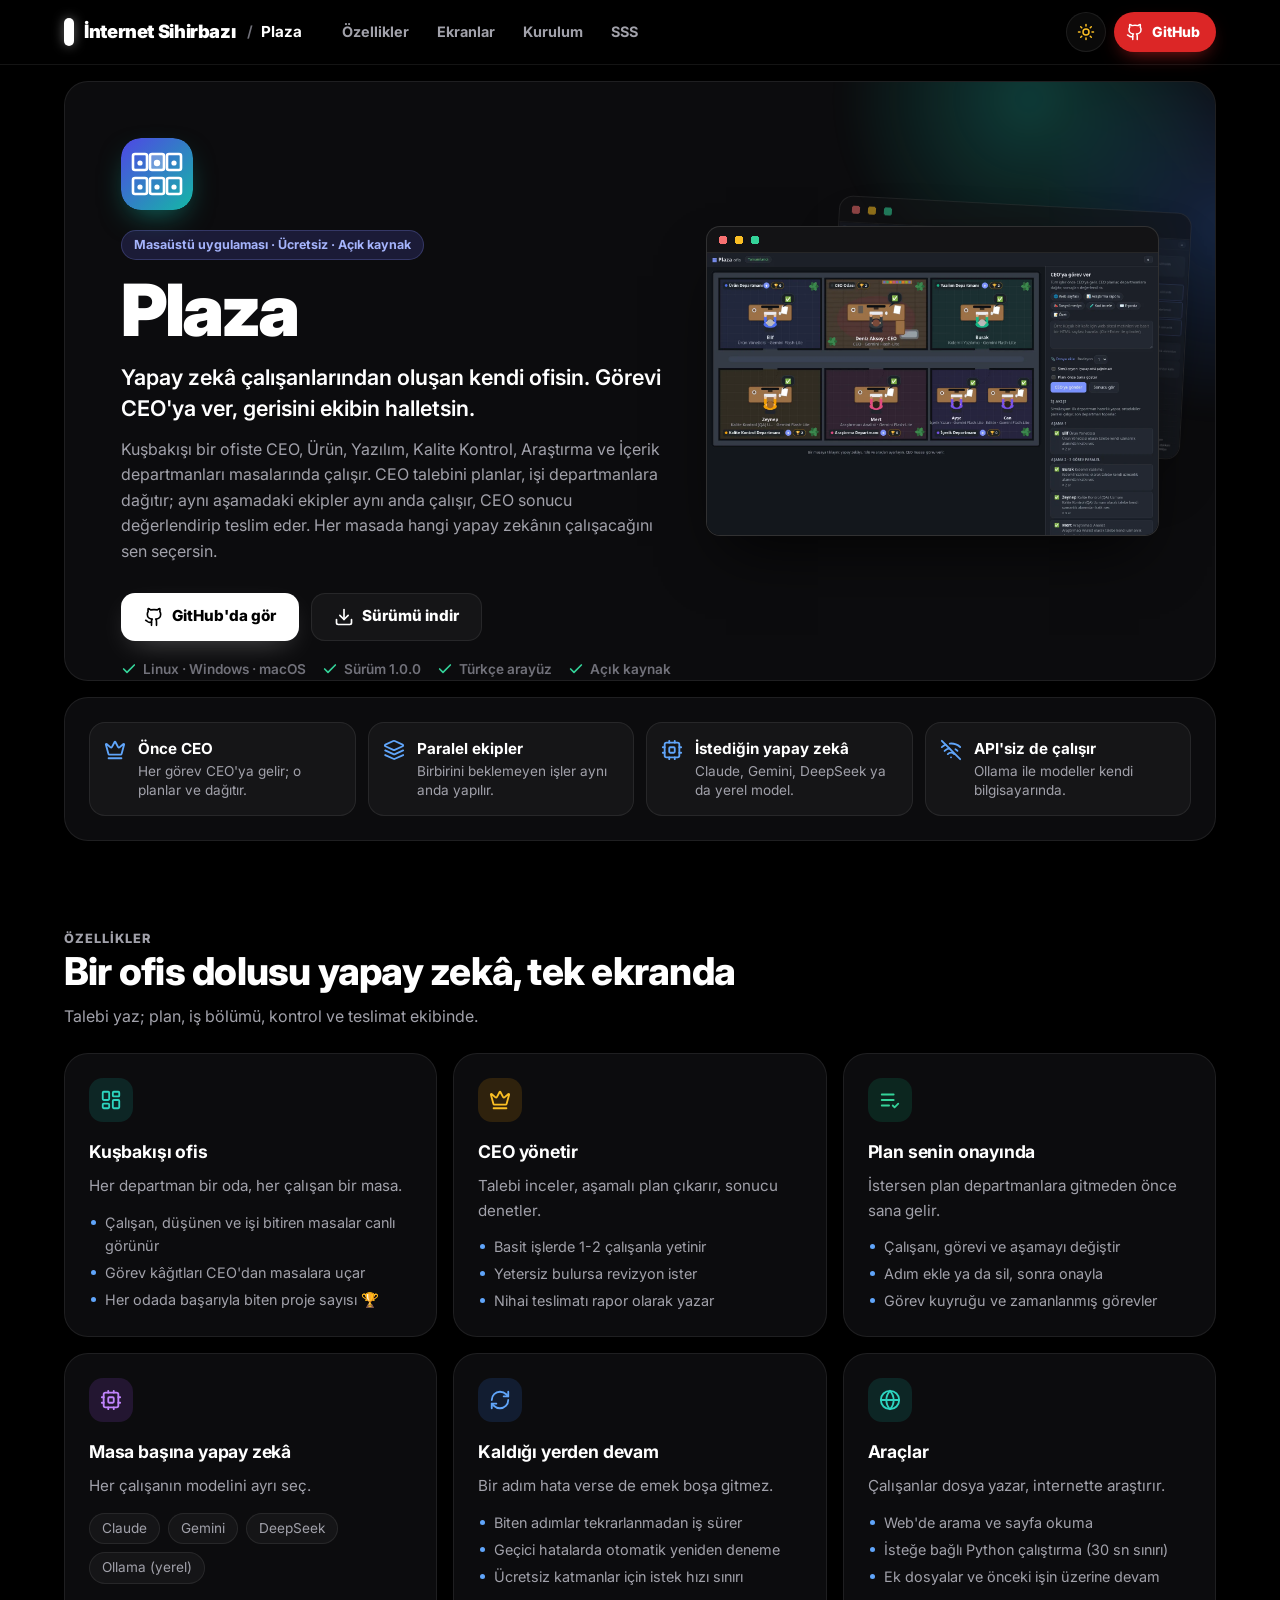
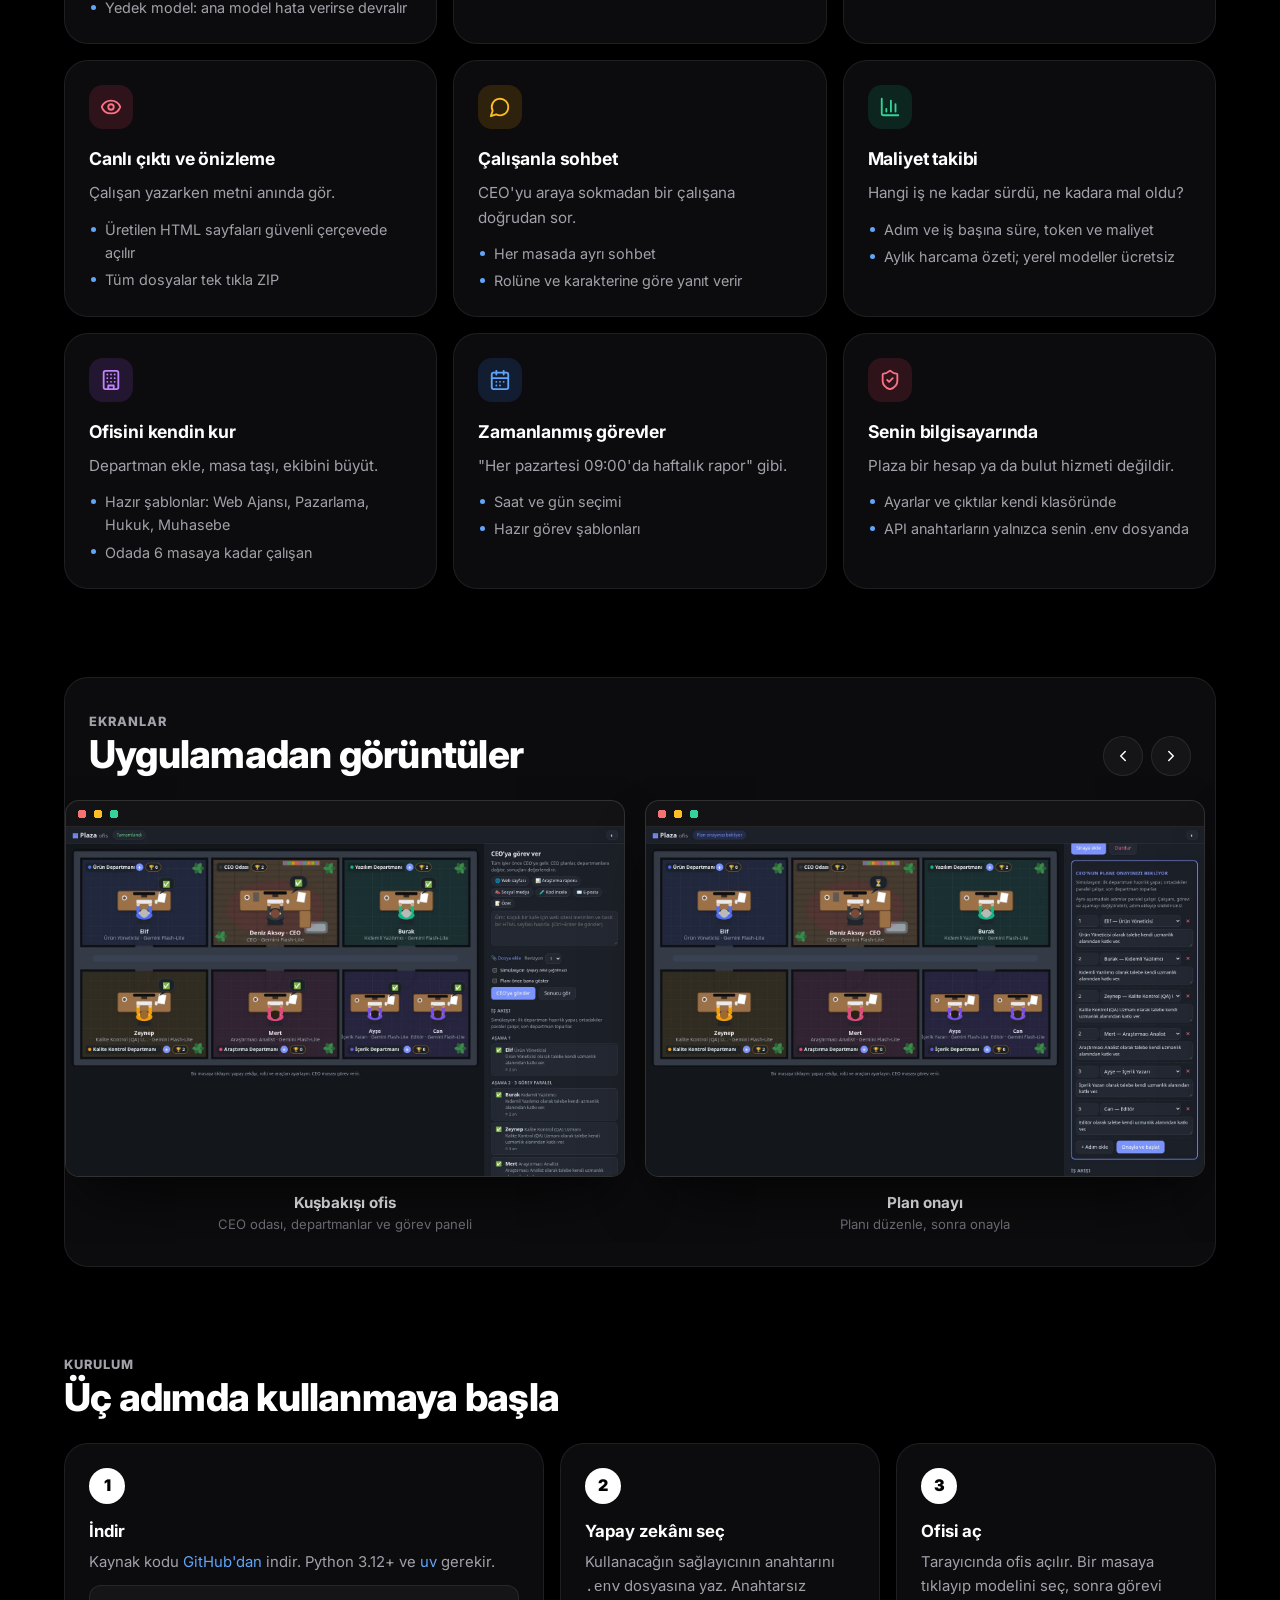
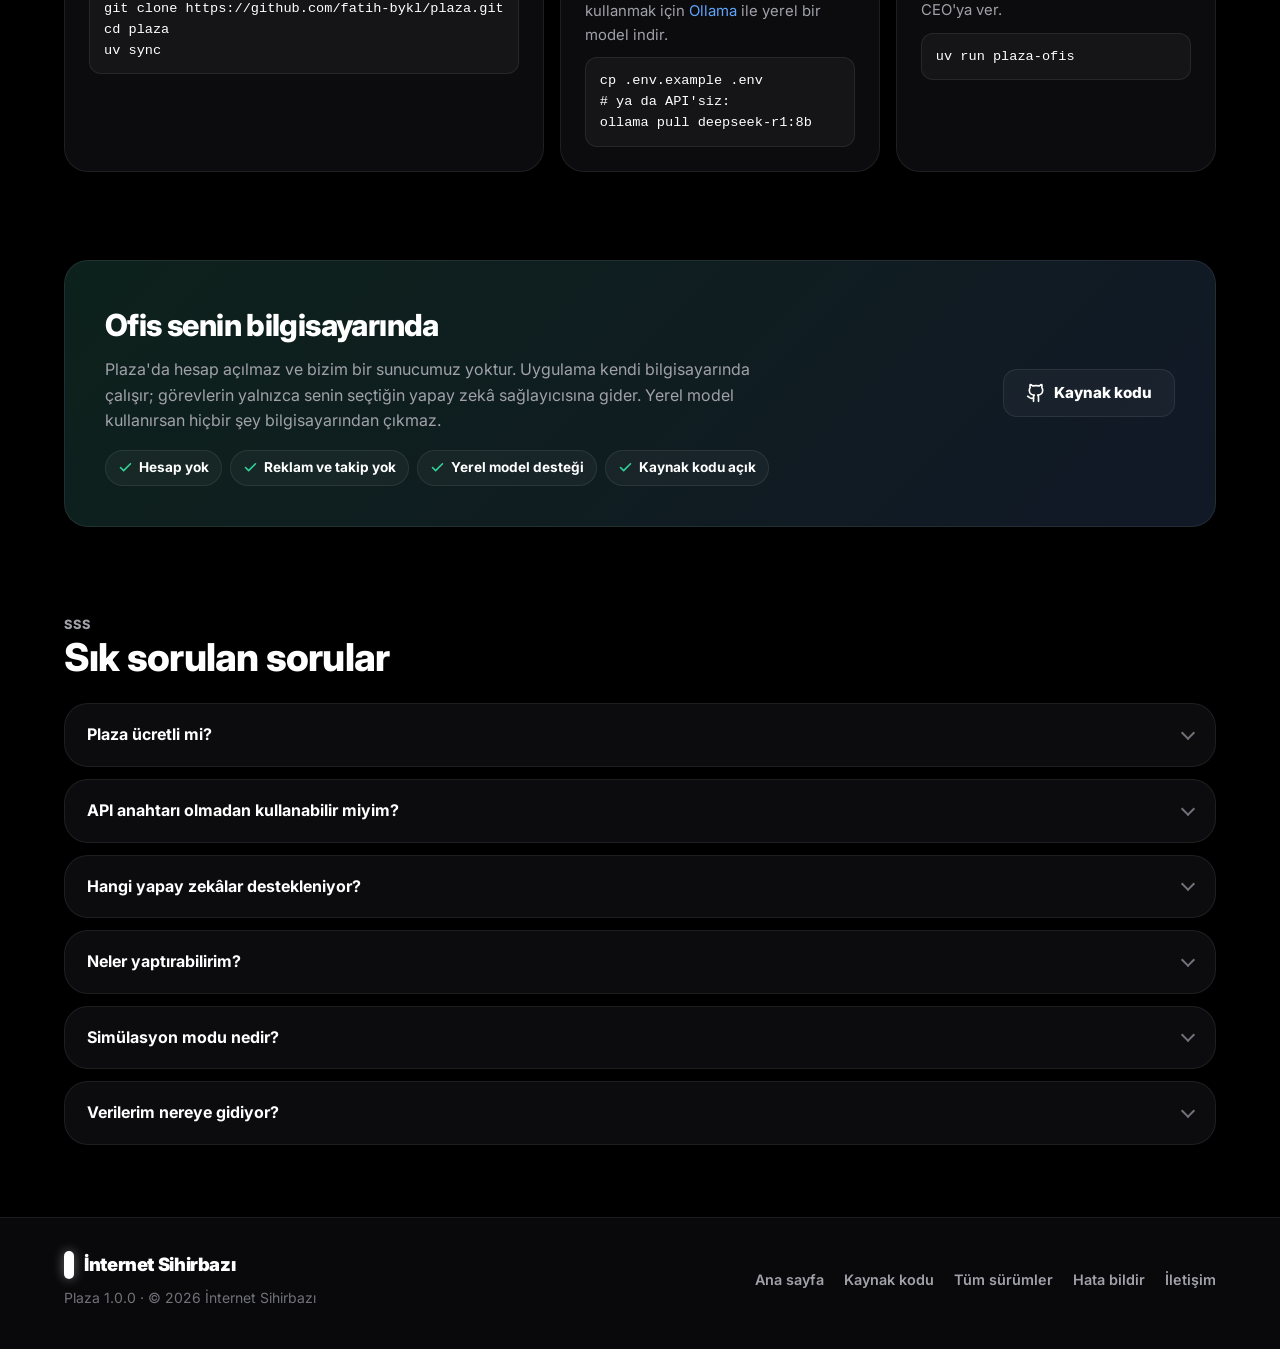
<file: site/plaza/index.html>
<!doctype html>
<html lang="tr" class="dark">
<head>
  <meta charset="utf-8">
  <meta name="viewport" content="width=device-width, initial-scale=1, viewport-fit=cover">
  <title>Plaza – Yapay zekâ ajan ofisi | İnternet Sihirbazı</title>
  <meta name="description" content="Plaza: yapay zekâ çalışanlarından oluşan, CEO'nun yönettiği kuşbakışı ajan ofisi. Görevi CEO'ya ver; departmanlar paralel çalışsın. Claude, Gemini, DeepSeek ve API'siz yerel modellerle. Ücretsiz ve açık kaynak.">
  <meta name="theme-color" content="#09090b">
  <link rel="canonical" href="https://www.internetsihirbazi.com/plaza/">
  <link rel="icon" type="image/svg+xml" href="img/plaza-icon.svg">
  <link rel="apple-touch-icon" href="img/plaza-icon.svg">
  <meta property="og:type" content="website">
  <meta property="og:locale" content="tr_TR">
  <meta property="og:site_name" content="İnternet Sihirbazı">
  <meta property="og:title" content="Plaza – Yapay zekâ ajan ofisi">
  <meta property="og:description" content="Görevi CEO'ya ver, departmanlar paralel çalışsın. Claude, Gemini, DeepSeek ve yerel modellerle çalışan kuşbakışı ajan ofisi.">
  <meta property="og:url" content="https://www.internetsihirbazi.com/plaza/">
  <meta property="og:image" content="https://www.internetsihirbazi.com/plaza/img/og.jpg">
  <meta name="twitter:card" content="summary_large_image">
  <script>
    // Ana siteyle aynı tema tercihi ("theme": "dark" | "light"); varsayılan koyu.
    try {
      if (localStorage.getItem('theme') === 'light') {
        document.documentElement.className = 'light';
      }
    } catch (e) {}
  </script>
  <link rel="preconnect" href="https://fonts.googleapis.com">
  <link rel="preconnect" href="https://fonts.gstatic.com" crossorigin>
  <link href="https://fonts.googleapis.com/css2?family=Inter:wght@400;500;600;700;800;900&display=swap" rel="stylesheet">
  <link rel="stylesheet" href="style.css?v=1">
  <link rel="stylesheet" href="plaza.css?v=1">
  <script type="application/ld+json">
  {
    "@context": "https://schema.org",
    "@type": "SoftwareApplication",
    "name": "Plaza",
    "operatingSystem": "Linux, Windows, macOS (Python 3.12+)",
    "applicationCategory": "BusinessApplication",
    "inLanguage": "tr",
    "softwareVersion": "1.0.0",
    "offers": { "@type": "Offer", "price": "0", "priceCurrency": "TRY" },
    "downloadUrl": "https://github.com/fatih-bykl/plaza/releases/latest",
    "codeRepository": "https://github.com/fatih-bykl/plaza",
    "publisher": { "@type": "Organization", "name": "İnternet Sihirbazı", "url": "https://www.internetsihirbazi.com/" }
  }
  </script>
</head>
<body>

<!-- Simgeler (Lucide çizgi simgeleri) -->
<svg width="0" height="0" style="position:absolute" aria-hidden="true">
  <defs>
    <symbol id="i-download" viewBox="0 0 24 24" fill="none" stroke="currentColor" stroke-width="2" stroke-linecap="round" stroke-linejoin="round"><path d="M12 15V3"/><path d="M21 15v4a2 2 0 0 1-2 2H5a2 2 0 0 1-2-2v-4"/><path d="m7 10 5 5 5-5"/></symbol>
    <symbol id="i-sun" viewBox="0 0 24 24" fill="none" stroke="currentColor" stroke-width="2" stroke-linecap="round" stroke-linejoin="round"><circle cx="12" cy="12" r="4"/><path d="M12 2v2M12 20v2M4.93 4.93l1.41 1.41M17.66 17.66l1.41 1.41M2 12h2M20 12h2M6.34 17.66l-1.41 1.41M19.07 4.93l-1.41 1.41"/></symbol>
    <symbol id="i-moon" viewBox="0 0 24 24" fill="none" stroke="currentColor" stroke-width="2" stroke-linecap="round" stroke-linejoin="round"><path d="M12 3a6 6 0 0 0 9 9 9 9 0 1 1-9-9Z"/></symbol>
    <symbol id="i-check" viewBox="0 0 24 24" fill="none" stroke="currentColor" stroke-width="2.5" stroke-linecap="round" stroke-linejoin="round"><path d="M20 6 9 17l-5-5"/></symbol>
    <symbol id="i-github" viewBox="0 0 24 24" fill="none" stroke="currentColor" stroke-width="2" stroke-linecap="round" stroke-linejoin="round"><path d="M15 22v-4a4.8 4.8 0 0 0-1-3.5c3 0 6-2 6-5.5.08-1.25-.27-2.48-1-3.5.28-1.15.28-2.35 0-3.5 0 0-1 0-3 1.5-2.64-.5-5.36-.5-8 0C6 2 5 2 5 2c-.3 1.15-.3 2.35 0 3.5A5.4 5.4 0 0 0 4 9c0 3.5 3 5.5 6 5.5-.39.49-.68 1.05-.85 1.65-.17.6-.22 1.23-.15 1.85v4"/><path d="M9 18c-4.51 2-5-2-7-2"/></symbol>
    <symbol id="i-crown" viewBox="0 0 24 24" fill="none" stroke="currentColor" stroke-width="2" stroke-linecap="round" stroke-linejoin="round"><path d="M11.56 3.27a.5.5 0 0 1 .88 0l2.95 5.6a1 1 0 0 0 1.52.29L21.18 5.5a.5.5 0 0 1 .8.52l-2.83 10.25a1 1 0 0 1-.96.73H5.81a1 1 0 0 1-.96-.73L2.02 6.02a.5.5 0 0 1 .8-.52l4.27 3.66a1 1 0 0 0 1.52-.29z"/><path d="M5 21h14"/></symbol>
    <symbol id="i-layers" viewBox="0 0 24 24" fill="none" stroke="currentColor" stroke-width="2" stroke-linecap="round" stroke-linejoin="round"><path d="m12.83 2.18a2 2 0 0 0-1.66 0L2.6 6.08a1 1 0 0 0 0 1.83l8.58 3.91a2 2 0 0 0 1.66 0l8.58-3.9a1 1 0 0 0 0-1.83Z"/><path d="m22 12.5-8.97 4.08a2 2 0 0 1-1.66 0L2.4 12.5"/><path d="m22 17.5-8.97 4.08a2 2 0 0 1-1.66 0L2.4 17.5"/></symbol>
    <symbol id="i-cpu" viewBox="0 0 24 24" fill="none" stroke="currentColor" stroke-width="2" stroke-linecap="round" stroke-linejoin="round"><rect x="4" y="4" width="16" height="16" rx="2"/><rect x="9" y="9" width="6" height="6" rx="1"/><path d="M15 2v2M15 20v2M2 15h2M2 9h2M20 15h2M20 9h2M9 2v2M9 20v2"/></symbol>
    <symbol id="i-wifi-off" viewBox="0 0 24 24" fill="none" stroke="currentColor" stroke-width="2" stroke-linecap="round" stroke-linejoin="round"><path d="M12 20h.01M8.5 16.43a5 5 0 0 1 7 0M2 8.82a15 15 0 0 1 4.17-2.65M10.66 5c4.01-.36 8.14.9 11.34 3.76M16.85 11.25a10 10 0 0 1 2.22 1.68M5 13a10 10 0 0 1 5.24-2.76"/><path d="m2 2 20 20"/></symbol>
    <symbol id="i-layout" viewBox="0 0 24 24" fill="none" stroke="currentColor" stroke-width="2" stroke-linecap="round" stroke-linejoin="round"><rect x="3" y="3" width="7" height="9" rx="1"/><rect x="14" y="3" width="7" height="5" rx="1"/><rect x="14" y="12" width="7" height="9" rx="1"/><rect x="3" y="16" width="7" height="5" rx="1"/></symbol>
    <symbol id="i-list-check" viewBox="0 0 24 24" fill="none" stroke="currentColor" stroke-width="2" stroke-linecap="round" stroke-linejoin="round"><path d="M11 18H3M15 18l2 2 4-4M16 12H3M16 6H3"/></symbol>
    <symbol id="i-refresh" viewBox="0 0 24 24" fill="none" stroke="currentColor" stroke-width="2" stroke-linecap="round" stroke-linejoin="round"><path d="M3 12a9 9 0 0 1 9-9 9.75 9.75 0 0 1 6.74 2.74L21 8"/><path d="M21 3v5h-5"/><path d="M21 12a9 9 0 0 1-9 9 9.75 9.75 0 0 1-6.74-2.74L3 16"/><path d="M8 16H3v5"/></symbol>
    <symbol id="i-globe" viewBox="0 0 24 24" fill="none" stroke="currentColor" stroke-width="2" stroke-linecap="round" stroke-linejoin="round"><circle cx="12" cy="12" r="10"/><path d="M12 2a14.5 14.5 0 0 0 0 20 14.5 14.5 0 0 0 0-20"/><path d="M2 12h20"/></symbol>
    <symbol id="i-message" viewBox="0 0 24 24" fill="none" stroke="currentColor" stroke-width="2" stroke-linecap="round" stroke-linejoin="round"><path d="M7.9 20A9 9 0 1 0 4 16.1L2 22Z"/></symbol>
    <symbol id="i-calendar" viewBox="0 0 24 24" fill="none" stroke="currentColor" stroke-width="2" stroke-linecap="round" stroke-linejoin="round"><path d="M8 2v4M16 2v4"/><rect x="3" y="4" width="18" height="18" rx="2"/><path d="M3 10h18M8 14h.01M12 14h.01M16 14h.01M8 18h.01M12 18h.01"/></symbol>
    <symbol id="i-chart" viewBox="0 0 24 24" fill="none" stroke="currentColor" stroke-width="2" stroke-linecap="round" stroke-linejoin="round"><path d="M3 3v16a2 2 0 0 0 2 2h16"/><path d="M18 17V9M13 17V5M8 17v-3"/></symbol>
    <symbol id="i-building" viewBox="0 0 24 24" fill="none" stroke="currentColor" stroke-width="2" stroke-linecap="round" stroke-linejoin="round"><rect x="4" y="2" width="16" height="20" rx="2"/><path d="M9 22v-4h6v4M8 6h.01M16 6h.01M12 6h.01M12 10h.01M12 14h.01M16 10h.01M16 14h.01M8 10h.01M8 14h.01"/></symbol>
    <symbol id="i-eye" viewBox="0 0 24 24" fill="none" stroke="currentColor" stroke-width="2" stroke-linecap="round" stroke-linejoin="round"><path d="M2.06 12.35a1 1 0 0 1 0-.7 10.75 10.75 0 0 1 19.88 0 1 1 0 0 1 0 .7 10.75 10.75 0 0 1-19.88 0"/><circle cx="12" cy="12" r="3"/></symbol>
    <symbol id="i-shield" viewBox="0 0 24 24" fill="none" stroke="currentColor" stroke-width="2" stroke-linecap="round" stroke-linejoin="round"><path d="M20 13c0 5-3.5 7.5-7.66 8.95a1 1 0 0 1-.67-.01C7.5 20.5 4 18 4 13V6a1 1 0 0 1 1-1c2 0 4.5-1.2 6.24-2.72a1.17 1.17 0 0 1 1.52 0C14.51 3.81 17 5 19 5a1 1 0 0 1 1 1z"/><path d="m9 12 2 2 4-4"/></symbol>
    <symbol id="i-left" viewBox="0 0 24 24" fill="none" stroke="currentColor" stroke-width="2" stroke-linecap="round" stroke-linejoin="round"><path d="m15 18-6-6 6-6"/></symbol>
    <symbol id="i-right" viewBox="0 0 24 24" fill="none" stroke="currentColor" stroke-width="2" stroke-linecap="round" stroke-linejoin="round"><path d="m9 18 6-6-6-6"/></symbol>
  </defs>
</svg>

<header class="site-header">
  <div class="wrap">
    <a class="brand" href="/" aria-label="İnternet Sihirbazı ana sayfa">
      <span class="logo-pill" aria-hidden="true"></span>
      <span>İnternet Sihirbazı</span>
    </a>
    <span class="crumb" aria-hidden="true">/ <b>Plaza</b></span>
    <nav class="nav" aria-label="Sayfa bölümleri">
      <a href="#ozellikler">Özellikler</a>
      <a href="#ekranlar">Ekranlar</a>
      <a href="#kurulum">Kurulum</a>
      <a href="#sss">SSS</a>
    </nav>
    <div class="header-actions">
      <button class="icon-btn" type="button" id="theme-toggle" aria-label="Açık/koyu tema">
        <svg class="theme-sun"><use href="#i-sun"/></svg>
        <svg class="theme-moon"><use href="#i-moon"/></svg>
      </button>
      <a class="dl-btn" href="https://github.com/fatih-bykl/plaza" aria-label="Plaza'yı GitHub'da aç">
        <svg><use href="#i-github"/></svg><span>GitHub</span>
      </a>
    </div>
  </div>
</header>

<main class="wrap">

  <section class="hero card" aria-labelledby="baslik">
    <div>
      <img class="hero-icon" src="img/plaza-icon.svg" width="72" height="72" alt="Plaza simgesi">
      <span class="pill">Masaüstü uygulaması · Ücretsiz · Açık kaynak</span>
      <h1 id="baslik">Plaza</h1>
      <p class="lead">Yapay zekâ çalışanlarından oluşan kendi ofisin. Görevi CEO'ya ver, gerisini ekibin halletsin.</p>
      <p class="desc">Kuşbakışı bir ofiste CEO, Ürün, Yazılım, Kalite Kontrol, Araştırma ve İçerik
        departmanları masalarında çalışır. CEO talebini planlar, işi departmanlara dağıtır;
        aynı aşamadaki ekipler aynı anda çalışır, CEO sonucu değerlendirip teslim eder.
        Her masada hangi yapay zekânın çalışacağını sen seçersin.</p>
      <div class="hero-actions">
        <a class="btn btn-primary" href="https://github.com/fatih-bykl/plaza">
          <svg><use href="#i-github"/></svg>GitHub'da gör
        </a>
        <a class="btn btn-ghost" href="https://github.com/fatih-bykl/plaza/releases/latest">
          <svg><use href="#i-download"/></svg>Sürümü indir
        </a>
      </div>
      <ul class="meta">
        <li><svg><use href="#i-check"/></svg>Linux · Windows · macOS</li>
        <li><svg><use href="#i-check"/></svg>Sürüm 1.0.0</li>
        <li><svg><use href="#i-check"/></svg>Türkçe arayüz</li>
        <li><svg><use href="#i-check"/></svg>Açık kaynak</li>
      </ul>
    </div>
    <div class="hero-screens" aria-hidden="true">
      <div class="screen back"><img src="img/03-calisirken.webp" width="1600" height="1000" alt="" loading="eager"></div>
      <div class="screen"><img src="img/01-ofis.webp" width="1600" height="1000" alt="" fetchpriority="high"></div>
    </div>
  </section>

  <section class="summary card" aria-label="Kısaca Plaza">
    <div class="summary-item">
      <svg><use href="#i-crown"/></svg>
      <div><b>Önce CEO</b><span>Her görev CEO'ya gelir; o planlar ve dağıtır.</span></div>
    </div>
    <div class="summary-item">
      <svg><use href="#i-layers"/></svg>
      <div><b>Paralel ekipler</b><span>Birbirini beklemeyen işler aynı anda yapılır.</span></div>
    </div>
    <div class="summary-item">
      <svg><use href="#i-cpu"/></svg>
      <div><b>İstediğin yapay zekâ</b><span>Claude, Gemini, DeepSeek ya da yerel model.</span></div>
    </div>
    <div class="summary-item">
      <svg><use href="#i-wifi-off"/></svg>
      <div><b>API'siz de çalışır</b><span>Ollama ile modeller kendi bilgisayarında.</span></div>
    </div>
  </section>

  <section class="section" id="ozellikler" aria-labelledby="ozellikler-baslik">
    <div class="section-head">
      <p class="eyebrow">Özellikler</p>
      <h2 id="ozellikler-baslik">Bir ofis dolusu yapay zekâ, tek ekranda</h2>
      <p>Talebi yaz; plan, iş bölümü, kontrol ve teslimat ekibinde.</p>
    </div>
    <div class="features">
      <article class="feature card">
        <div class="feature-icon c-teal"><svg><use href="#i-layout"/></svg></div>
        <h3>Kuşbakışı ofis</h3>
        <p>Her departman bir oda, her çalışan bir masa.</p>
        <ul>
          <li>Çalışan, düşünen ve işi bitiren masalar canlı görünür</li>
          <li>Görev kâğıtları CEO'dan masalara uçar</li>
          <li>Her odada başarıyla biten proje sayısı 🏆</li>
        </ul>
      </article>
      <article class="feature card">
        <div class="feature-icon c-amber"><svg><use href="#i-crown"/></svg></div>
        <h3>CEO yönetir</h3>
        <p>Talebi inceler, aşamalı plan çıkarır, sonucu denetler.</p>
        <ul>
          <li>Basit işlerde 1-2 çalışanla yetinir</li>
          <li>Yetersiz bulursa revizyon ister</li>
          <li>Nihai teslimatı rapor olarak yazar</li>
        </ul>
      </article>
      <article class="feature card">
        <div class="feature-icon c-green"><svg><use href="#i-list-check"/></svg></div>
        <h3>Plan senin onayında</h3>
        <p>İstersen plan departmanlara gitmeden önce sana gelir.</p>
        <ul>
          <li>Çalışanı, görevi ve aşamayı değiştir</li>
          <li>Adım ekle ya da sil, sonra onayla</li>
          <li>Görev kuyruğu ve zamanlanmış görevler</li>
        </ul>
      </article>
      <article class="feature card">
        <div class="feature-icon c-purple"><svg><use href="#i-cpu"/></svg></div>
        <h3>Masa başına yapay zekâ</h3>
        <p>Her çalışanın modelini ayrı seç.</p>
        <div class="provider-row" aria-label="Desteklenen sağlayıcılar">
          <span>Claude</span><span>Gemini</span><span>DeepSeek</span><span>Ollama (yerel)</span>
        </div>
        <ul>
          <li>Yedek model: ana model hata verirse devralır</li>
        </ul>
      </article>
      <article class="feature card">
        <div class="feature-icon c-blue"><svg><use href="#i-refresh"/></svg></div>
        <h3>Kaldığı yerden devam</h3>
        <p>Bir adım hata verse de emek boşa gitmez.</p>
        <ul>
          <li>Biten adımlar tekrarlanmadan iş sürer</li>
          <li>Geçici hatalarda otomatik yeniden deneme</li>
          <li>Ücretsiz katmanlar için istek hızı sınırı</li>
        </ul>
      </article>
      <article class="feature card">
        <div class="feature-icon c-teal"><svg><use href="#i-globe"/></svg></div>
        <h3>Araçlar</h3>
        <p>Çalışanlar dosya yazar, internette araştırır.</p>
        <ul>
          <li>Web'de arama ve sayfa okuma</li>
          <li>İsteğe bağlı Python çalıştırma (30 sn sınırı)</li>
          <li>Ek dosyalar ve önceki işin üzerine devam</li>
        </ul>
      </article>
      <article class="feature card">
        <div class="feature-icon c-rose"><svg><use href="#i-eye"/></svg></div>
        <h3>Canlı çıktı ve önizleme</h3>
        <p>Çalışan yazarken metni anında gör.</p>
        <ul>
          <li>Üretilen HTML sayfaları güvenli çerçevede açılır</li>
          <li>Tüm dosyalar tek tıkla ZIP</li>
        </ul>
      </article>
      <article class="feature card">
        <div class="feature-icon c-amber"><svg><use href="#i-message"/></svg></div>
        <h3>Çalışanla sohbet</h3>
        <p>CEO'yu araya sokmadan bir çalışana doğrudan sor.</p>
        <ul>
          <li>Her masada ayrı sohbet</li>
          <li>Rolüne ve karakterine göre yanıt verir</li>
        </ul>
      </article>
      <article class="feature card">
        <div class="feature-icon c-green"><svg><use href="#i-chart"/></svg></div>
        <h3>Maliyet takibi</h3>
        <p>Hangi iş ne kadar sürdü, ne kadara mal oldu?</p>
        <ul>
          <li>Adım ve iş başına süre, token ve maliyet</li>
          <li>Aylık harcama özeti; yerel modeller ücretsiz</li>
        </ul>
      </article>
      <article class="feature card">
        <div class="feature-icon c-purple"><svg><use href="#i-building"/></svg></div>
        <h3>Ofisini kendin kur</h3>
        <p>Departman ekle, masa taşı, ekibini büyüt.</p>
        <ul>
          <li>Hazır şablonlar: Web Ajansı, Pazarlama, Hukuk, Muhasebe</li>
          <li>Odada 6 masaya kadar çalışan</li>
        </ul>
      </article>
      <article class="feature card">
        <div class="feature-icon c-blue"><svg><use href="#i-calendar"/></svg></div>
        <h3>Zamanlanmış görevler</h3>
        <p>"Her pazartesi 09:00'da haftalık rapor" gibi.</p>
        <ul>
          <li>Saat ve gün seçimi</li>
          <li>Hazır görev şablonları</li>
        </ul>
      </article>
      <article class="feature card">
        <div class="feature-icon c-rose"><svg><use href="#i-shield"/></svg></div>
        <h3>Senin bilgisayarında</h3>
        <p>Plaza bir hesap ya da bulut hizmeti değildir.</p>
        <ul>
          <li>Ayarlar ve çıktılar kendi klasöründe</li>
          <li>API anahtarların yalnızca senin .env dosyanda</li>
        </ul>
      </article>
    </div>
  </section>

  <section class="section" id="ekranlar" aria-labelledby="ekranlar-baslik">
    <div class="gallery-card card">
      <div class="gallery-top">
        <div class="section-head" style="margin:0">
          <p class="eyebrow">Ekranlar</p>
          <h2 id="ekranlar-baslik">Uygulamadan görüntüler</h2>
        </div>
        <div class="gallery-nav">
          <button class="icon-btn" type="button" data-scroll="-1" aria-label="Önceki ekranlar"><svg><use href="#i-left"/></svg></button>
          <button class="icon-btn" type="button" data-scroll="1" aria-label="Sonraki ekranlar"><svg><use href="#i-right"/></svg></button>
        </div>
      </div>
      <div class="gallery wide" id="gallery" tabindex="0" aria-label="Ekran görüntüleri, yana kaydır">
        <figure>
          <div class="screen"><img src="img/01-ofis.webp" width="1600" height="1000" loading="lazy" alt="Kuşbakışı ofis: ortada CEO odası, çevresinde departman odaları; sağda görev paneli"></div>
          <figcaption><b>Kuşbakışı ofis</b><span>CEO odası, departmanlar ve görev paneli</span></figcaption>
        </figure>
        <figure>
          <div class="screen"><img src="img/02-plan-onayi.webp" width="1600" height="1000" loading="lazy" alt="CEO'nun aşamalı planı onay bekliyor: çalışan, görev ve aşama düzenlenebilir"></div>
          <figcaption><b>Plan onayı</b><span>Planı düzenle, sonra onayla</span></figcaption>
        </figure>
        <figure>
          <div class="screen"><img src="img/03-calisirken.webp" width="1600" height="1000" loading="lazy" alt="Üç departman aynı anda çalışıyor; iş akışında aşamalar ve paralel görevler"></div>
          <figcaption><b>Paralel çalışma</b><span>Aynı aşamadaki ekipler aynı anda</span></figcaption>
        </figure>
        <figure>
          <div class="screen"><img src="img/04-html-onizleme.webp" width="1600" height="1000" loading="lazy" alt="Ekibin ürettiği kahve dükkânı web sayfasının canlı önizlemesi"></div>
          <figcaption><b>Canlı önizleme</b><span>Ekibin ürettiği sayfa, hemen</span></figcaption>
        </figure>
        <figure>
          <div class="screen"><img src="img/05-masa-ayarlari.webp" width="1600" height="1000" loading="lazy" alt="Masa ayarları: yapay zekâ modeli, yedek model, rol, hedef ve araçlar"></div>
          <figcaption><b>Masa ayarları</b><span>Model, yedek model, rol, araçlar</span></figcaption>
        </figure>
        <figure>
          <div class="screen"><img src="img/06-ayarlar.webp" width="1600" height="1000" loading="lazy" alt="Ayarlar: sağlayıcı başına istek hızı sınırı, canlı akış ve model fiyatları"></div>
          <figcaption><b>Ayarlar ve harcama</b><span>Hız sınırları, fiyatlar, aylık harcama</span></figcaption>
        </figure>
      </div>
    </div>
  </section>

  <section class="section" id="kurulum" aria-labelledby="kurulum-baslik">
    <div class="section-head">
      <p class="eyebrow">Kurulum</p>
      <h2 id="kurulum-baslik">Üç adımda kullanmaya başla</h2>
    </div>
    <div class="steps">
      <div class="step card">
        <h3>İndir</h3>
        <p>Kaynak kodu <a href="https://github.com/fatih-bykl/plaza">GitHub'dan</a> indir.
          Python 3.12+ ve <a href="https://docs.astral.sh/uv/">uv</a> gerekir.</p>
        <pre class="code">git clone https://github.com/fatih-bykl/plaza.git
cd plaza
uv sync</pre>
      </div>
      <div class="step card">
        <h3>Yapay zekânı seç</h3>
        <p>Kullanacağın sağlayıcının anahtarını <code>.env</code> dosyasına yaz. Anahtarsız kullanmak
          için <a href="https://ollama.com">Ollama</a> ile yerel bir model indir.</p>
        <pre class="code">cp .env.example .env
# ya da API'siz:
ollama pull deepseek-r1:8b</pre>
      </div>
      <div class="step card">
        <h3>Ofisi aç</h3>
        <p>Tarayıcında ofis açılır. Bir masaya tıklayıp modelini seç, sonra görevi CEO'ya ver.</p>
        <pre class="code">uv run plaza-ofis</pre>
      </div>
    </div>
  </section>

  <section class="section">
    <div class="privacy-band card">
      <div>
        <h2>Ofis senin bilgisayarında</h2>
        <p>Plaza'da hesap açılmaz ve bizim bir sunucumuz yoktur. Uygulama kendi bilgisayarında çalışır;
          görevlerin yalnızca senin seçtiğin yapay zekâ sağlayıcısına gider. Yerel model kullanırsan
          hiçbir şey bilgisayarından çıkmaz.</p>
        <ul class="checks">
          <li><svg><use href="#i-check"/></svg>Hesap yok</li>
          <li><svg><use href="#i-check"/></svg>Reklam ve takip yok</li>
          <li><svg><use href="#i-check"/></svg>Yerel model desteği</li>
          <li><svg><use href="#i-check"/></svg>Kaynak kodu açık</li>
        </ul>
      </div>
      <a class="btn btn-ghost" href="https://github.com/fatih-bykl/plaza"><svg><use href="#i-github"/></svg>Kaynak kodu</a>
    </div>
  </section>

  <section class="section" id="sss" aria-labelledby="sss-baslik">
    <div class="section-head">
      <p class="eyebrow">SSS</p>
      <h2 id="sss-baslik">Sık sorulan sorular</h2>
    </div>
    <div class="faq">
      <details class="card">
        <summary>Plaza ücretli mi?</summary>
        <p>Hayır, Plaza ücretsiz ve açık kaynaktır. Yalnızca seçtiğin yapay zekâ sağlayıcısı (Claude, Gemini,
          DeepSeek) kendi kullanım ücretini alabilir; Plaza her işin tahmini maliyetini gösterir.
          Ollama ile yerel model kullanırsan tamamen ücretsizdir.</p>
      </details>
      <details class="card">
        <summary>API anahtarı olmadan kullanabilir miyim?</summary>
        <p>Evet. <a href="https://ollama.com">Ollama</a> kurup DeepSeek R1 gibi bir modeli indirirsen masalar
          o modelle çalışır; anahtar ya da internet gerekmez. 8 GB ekran kartı DeepSeek R1 8B için yeterlidir.
          Yerel modeller bulut modellerine göre daha yavaş ve daha basittir.</p>
      </details>
      <details class="card">
        <summary>Hangi yapay zekâlar destekleniyor?</summary>
        <p>Anthropic Claude (Opus, Sonnet, Haiku, Fable), Google Gemini, DeepSeek ve Ollama ile çalışan yerel
          modeller. Her masaya farklı bir model ve bir yedek model atayabilirsin.</p>
      </details>
      <details class="card">
        <summary>Neler yaptırabilirim?</summary>
        <p>Web sayfası, araştırma raporu, sosyal medya içeriği, kod inceleme, e-posta ve özet gibi işler.
          Çalışanlar dosya yazabilir, internette araştırabilir; ürettikleri HTML sayfalarını Plaza içinde
          hemen görebilirsin.</p>
      </details>
      <details class="card">
        <summary>Simülasyon modu nedir?</summary>
        <p>Yapay zekâ çağırmadan bütün akışı sahte çıktılarla dener. Ofisi tanımak ve ayarlarını denemek
          için idealdir; hiçbir ücret oluşmaz.</p>
      </details>
      <details class="card">
        <summary>Verilerim nereye gidiyor?</summary>
        <p>Görevin yalnızca o masada seçtiğin yapay zekâ sağlayıcısına gönderilir. Ayarların ve iş çıktıların
          kendi bilgisayarında, Plaza klasöründe durur. API anahtarların <code>.env</code> dosyanda kalır ve hiçbir
          yere yüklenmez.</p>
      </details>
    </div>
  </section>

</main>

<footer class="site-footer">
  <div class="wrap">
    <div>
      <a class="brand" href="/">
        <span class="logo-pill" aria-hidden="true"></span>
        <span>İnternet Sihirbazı</span>
      </a>
      <p>Plaza 1.0.0 · © 2026 İnternet Sihirbazı</p>
    </div>
    <nav class="footer-links" aria-label="Alt bağlantılar">
      <a href="/">Ana sayfa</a>
      <a href="https://github.com/fatih-bykl/plaza">Kaynak kodu</a>
      <a href="https://github.com/fatih-bykl/plaza/releases">Tüm sürümler</a>
      <a href="https://github.com/fatih-bykl/plaza/issues">Hata bildir</a>
      <a href="mailto:admin@internetsihirbazi.com">İletişim</a>
    </nav>
  </div>
</footer>

<script src="site.js?v=1" defer></script>
</body>
</html>
</file>
<file: site/plaza/style.css>
/* Denk — internetsihirbazi.com tasarım dili: siyah zemin, Inter, cam kartlar.
   Koyu tema varsayılan; html.light açık tema (ana siteyle aynı "theme" anahtarı). */

:root {
  --bg-primary: #000000;
  --bg-surface: #09090b;
  --bg-card: rgba(18, 18, 21, 0.7);
  --bg-inset: rgba(255, 255, 255, 0.04);
  --border: rgba(255, 255, 255, 0.08);
  --border-strong: rgba(255, 255, 255, 0.16);
  --text: #ffffff;
  --text-2: #a1a1aa;
  --text-3: #71717a;
  --accent: #60a5fa;
  --accent-strong: #3b82f6;
  --red: #dc2626;
  --red-hover: #b91c1c;
  --green: #34d399;
  --pill-bg: rgba(99, 102, 241, 0.18);
  --pill-text: #a5b4fc;
  --btn-bg: #ffffff;
  --btn-text: #000000;
  --btn-hover: #e4e4e7;
  --logo: #ffffff;
  --logo-glow: 0 0 12px rgba(255, 255, 255, 0.4);
  --header-bg: rgba(0, 0, 0, 0.85);
  --shadow: 0 30px 60px -20px rgba(0, 0, 0, 0.8);
  --radius: 24px;
  color-scheme: dark;
}

html.light {
  --bg-primary: #f8fafc;
  --bg-surface: #ffffff;
  --bg-card: #ffffff;
  --bg-inset: rgba(0, 0, 0, 0.035);
  --border: rgba(0, 0, 0, 0.1);
  --border-strong: rgba(0, 0, 0, 0.18);
  --text: #000000;
  --text-2: #374151;
  --text-3: #6b7280;
  --accent: #2563eb;
  --accent-strong: #2563eb;
  --green: #059669;
  --pill-bg: rgba(99, 102, 241, 0.12);
  --pill-text: #4338ca;
  --btn-bg: #000000;
  --btn-text: #ffffff;
  --btn-hover: #27272a;
  --logo: #000000;
  --logo-glow: 0 2px 8px rgba(0, 0, 0, 0.2);
  --header-bg: rgba(255, 255, 255, 0.95);
  --shadow: 0 24px 50px -24px rgba(0, 0, 0, 0.35);
  color-scheme: light;
}

*,
*::before,
*::after {
  box-sizing: border-box;
}

html {
  scroll-behavior: smooth;
  -webkit-text-size-adjust: 100%;
}

body {
  margin: 0;
  background: var(--bg-primary);
  color: var(--text);
  font: 16px/1.6 Inter, system-ui, -apple-system, "Segoe UI", Roboto, sans-serif;
  -webkit-font-smoothing: antialiased;
  overflow-x: hidden;
}

img {
  max-width: 100%;
  display: block;
}

a {
  color: var(--accent);
  text-decoration: none;
}

a:hover {
  text-decoration: underline;
}

:focus-visible {
  outline: 2px solid var(--accent-strong);
  outline-offset: 3px;
  border-radius: 8px;
}

.wrap {
  width: 100%;
  max-width: 1200px;
  margin: 0 auto;
  padding: 0 16px;
}

@media (min-width: 768px) {
  .wrap {
    padding: 0 24px;
  }
}

.sr-only {
  position: absolute;
  width: 1px;
  height: 1px;
  overflow: hidden;
  clip: rect(0 0 0 0);
  white-space: nowrap;
}

/* ---------------------------------------------------------------- Üst çubuk */

.site-header {
  position: sticky;
  top: 0;
  z-index: 40;
  background: var(--header-bg);
  backdrop-filter: blur(12px);
  -webkit-backdrop-filter: blur(12px);
  border-bottom: 1px solid var(--border);
}

.site-header .wrap {
  display: flex;
  align-items: center;
  gap: 12px;
  height: 64px;
}

.brand {
  display: flex;
  align-items: center;
  gap: 10px;
  min-width: 0;
  color: var(--text);
  font-weight: 900;
  font-size: 1.15rem;
  letter-spacing: -0.02em;
  white-space: nowrap;
}

.brand:hover {
  text-decoration: none;
  color: var(--accent);
}

.logo-pill {
  width: 0.625rem;
  height: 1.75rem;
  border-radius: 9999px;
  background: var(--logo);
  box-shadow: var(--logo-glow);
  flex-shrink: 0;
  transition: transform 0.2s;
}

.brand:hover .logo-pill {
  transform: scaleY(1.1);
}

.crumb {
  display: none;
  align-items: center;
  gap: 8px;
  color: var(--text-3);
  font-weight: 600;
  font-size: 0.95rem;
}

.crumb b {
  color: var(--text);
}

@media (min-width: 560px) {
  .crumb {
    display: flex;
  }
}

.nav {
  display: none;
  gap: 4px;
  margin-left: 16px;
}

.nav a {
  color: var(--text-2);
  font-weight: 700;
  font-size: 0.9rem;
  padding: 8px 12px;
  border-radius: 10px;
}

.nav a:hover {
  color: var(--text);
  background: var(--bg-inset);
  text-decoration: none;
}

@media (min-width: 960px) {
  .nav {
    display: flex;
  }
}

.header-actions {
  margin-left: auto;
  display: flex;
  align-items: center;
  gap: 8px;
}

.icon-btn {
  display: inline-grid;
  place-items: center;
  width: 40px;
  height: 40px;
  border-radius: 9999px;
  border: 1px solid var(--border);
  background: var(--bg-inset);
  color: var(--text);
  cursor: pointer;
}

.icon-btn:hover {
  border-color: var(--border-strong);
}

.icon-btn svg {
  width: 18px;
  height: 18px;
}

.theme-sun {
  color: #fbbf24;
}

html.light .theme-sun,
.theme-moon {
  display: none;
}

html.light .theme-moon {
  display: block;
}

.dl-btn {
  display: inline-flex;
  align-items: center;
  gap: 8px;
  height: 40px;
  padding: 0 16px 0 12px;
  border-radius: 9999px;
  background: var(--red);
  color: #fff;
  font-weight: 800;
  font-size: 0.875rem;
  box-shadow: 0 8px 20px -8px rgba(220, 38, 38, 0.7);
}

.dl-btn:hover {
  background: var(--red-hover);
  text-decoration: none;
}

.dl-btn svg {
  width: 18px;
  height: 18px;
}

@media (max-width: 420px) {
  .dl-btn span {
    display: none;
  }

  .dl-btn {
    width: 40px;
    padding: 0;
    justify-content: center;
  }
}

/* ---------------------------------------------------------------- Kartlar ve ortak */

.card {
  background: var(--bg-card);
  backdrop-filter: blur(8px);
  -webkit-backdrop-filter: blur(8px);
  border: 1px solid var(--border);
  border-radius: var(--radius);
}

html.light .card {
  box-shadow: 0 4px 20px -2px rgba(0, 0, 0, 0.06);
}

.pill {
  display: inline-flex;
  align-items: center;
  gap: 6px;
  padding: 4px 12px;
  border-radius: 9999px;
  background: var(--pill-bg);
  color: var(--pill-text);
  font-size: 0.78rem;
  font-weight: 700;
  border: 1px solid rgba(129, 140, 248, 0.25);
}

.btn {
  display: inline-flex;
  align-items: center;
  justify-content: center;
  gap: 8px;
  min-height: 48px;
  padding: 0 22px;
  border-radius: 14px;
  font-weight: 800;
  font-size: 0.95rem;
  border: 1px solid transparent;
  cursor: pointer;
  transition:
    background 0.2s,
    border-color 0.2s,
    transform 0.2s;
}

.btn:hover {
  text-decoration: none;
  transform: translateY(-1px);
}

.btn svg {
  width: 20px;
  height: 20px;
}

.btn-primary {
  background: var(--btn-bg);
  color: var(--btn-text);
  box-shadow: 0 10px 30px -12px rgba(255, 255, 255, 0.35);
}

html.light .btn-primary {
  box-shadow: 0 10px 30px -12px rgba(0, 0, 0, 0.45);
}

.btn-primary:hover {
  background: var(--btn-hover);
}

.btn-ghost {
  background: var(--bg-inset);
  color: var(--text);
  border-color: var(--border);
}

.btn-ghost:hover {
  border-color: var(--border-strong);
}

.section {
  margin-top: 56px;
}

@media (min-width: 768px) {
  .section {
    margin-top: 88px;
  }
}

.section-head {
  margin-bottom: 24px;
}

.eyebrow {
  margin: 0 0 8px;
  color: var(--text-3);
  font-size: 0.8rem;
  font-weight: 800;
  letter-spacing: 0.08em;
  text-transform: uppercase;
}

.section-head h2 {
  margin: 0;
  font-size: clamp(1.6rem, 3.6vw, 2.4rem);
  line-height: 1.15;
  font-weight: 800;
  letter-spacing: -0.02em;
}

.section-head p {
  margin: 10px 0 0;
  color: var(--text-2);
  max-width: 640px;
}

/* ---------------------------------------------------------------- Giriş (hero) */

.hero {
  margin-top: 16px;
  position: relative;
  overflow: hidden;
  padding: 28px 20px 0;
  display: grid;
  grid-template-columns: minmax(0, 1fr);
  gap: 32px;
}

.hero::before {
  content: "";
  position: absolute;
  inset: -40% -20% auto auto;
  width: 640px;
  height: 640px;
  background:
    radial-gradient(circle 190px at 35% 40%, rgba(20, 184, 166, 0.28), transparent),
    radial-gradient(circle 190px at 65% 60%, rgba(59, 130, 246, 0.22), transparent);
  filter: blur(10px);
  pointer-events: none;
}

html.light .hero::before {
  opacity: 0.55;
}

.hero > * {
  position: relative;
  min-width: 0;
}

@media (min-width: 900px) {
  .hero {
    grid-template-columns: minmax(0, 1.1fr) minmax(0, 0.9fr);
    align-items: center;
    padding: 56px 56px 0;
    min-height: 600px;
  }
}

.hero-icon {
  width: 72px;
  height: 72px;
  border-radius: 20px;
  box-shadow: 0 12px 30px -10px rgba(20, 184, 166, 0.6);
  margin-bottom: 20px;
}

.hero h1 {
  margin: 14px 0 0;
  font-size: clamp(2.6rem, 8vw, 4.5rem);
  line-height: 1;
  font-weight: 900;
  letter-spacing: -0.04em;
}

.hero .lead {
  margin: 16px 0 0;
  font-size: clamp(1.1rem, 2.4vw, 1.35rem);
  font-weight: 600;
  line-height: 1.45;
}

.hero .desc {
  margin: 12px 0 0;
  color: var(--text-2);
  max-width: 560px;
}

.hero-actions {
  display: flex;
  flex-wrap: wrap;
  gap: 12px;
  margin-top: 28px;
}

@media (max-width: 480px) {
  .hero-actions .btn {
    flex: 1 1 100%;
  }
}

.meta {
  display: flex;
  flex-wrap: wrap;
  gap: 6px 16px;
  margin: 18px 0 0;
  padding: 0;
  list-style: none;
  color: var(--text-3);
  font-size: 0.85rem;
  font-weight: 600;
}

.meta li {
  display: inline-flex;
  align-items: center;
  gap: 6px;
}

.meta svg {
  width: 16px;
  height: 16px;
  color: var(--green);
}

.hero-phones {
  display: flex;
  justify-content: center;
  align-items: flex-end;
  gap: 0;
  min-height: 0;
}

.hero-phones .phone {
  width: min(62vw, 270px);
}

.hero-phones .phone.back {
  width: min(52vw, 230px);
  margin-right: -64px;
  margin-bottom: 36px;
  opacity: 0.85;
  transform: rotate(-6deg);
}

@media (min-width: 900px) {
  .hero-phones {
    align-self: end;
  }

  .hero-phones .phone {
    width: 280px;
  }

  .hero-phones .phone.back {
    width: 240px;
  }
}

/* Telefon çerçevesi: ekran görüntüsünün etrafında ince kasa. */
.phone {
  position: relative;
  border-radius: 34px;
  padding: 8px;
  background: linear-gradient(160deg, #3f3f46, #18181b 40%, #27272a);
  box-shadow:
    var(--shadow),
    inset 0 0 0 1px rgba(255, 255, 255, 0.08);
}

.phone::before {
  content: "";
  position: absolute;
  top: 16px;
  left: 50%;
  width: 10px;
  height: 10px;
  margin-left: -5px;
  border-radius: 50%;
  background: #0a0a0a;
  box-shadow: 0 0 0 2px #27272a;
  z-index: 1;
}

.phone img {
  width: 100%;
  height: auto;
  aspect-ratio: 9 / 20;
  object-fit: cover;
  border-radius: 27px;
  background: #111;
}

.hero-phones .phone:not(.back) {
  margin-bottom: -40px;
}

@media (min-width: 900px) {
  .hero-phones .phone:not(.back) {
    margin-bottom: -60px;
  }
}

/* ---------------------------------------------------------------- Kısaca kutusu */

.summary {
  margin-top: 16px;
  padding: 20px;
  display: grid;
  gap: 12px;
}

@media (min-width: 768px) {
  .summary {
    grid-template-columns: repeat(4, 1fr);
    padding: 24px;
  }
}

.summary-item {
  display: flex;
  gap: 12px;
  align-items: flex-start;
  padding: 14px;
  border-radius: 16px;
  background: var(--bg-inset);
  border: 1px solid var(--border);
}

.summary-item svg {
  width: 22px;
  height: 22px;
  flex-shrink: 0;
  color: var(--accent);
  margin-top: 2px;
}

.summary-item b {
  display: block;
  font-size: 0.95rem;
}

.summary-item span {
  display: block;
  color: var(--text-2);
  font-size: 0.85rem;
  line-height: 1.45;
}

/* ---------------------------------------------------------------- Özellikler */

.features {
  display: grid;
  gap: 16px;
  grid-template-columns: 1fr;
}

@media (min-width: 640px) {
  .features {
    grid-template-columns: repeat(2, 1fr);
  }
}

@media (min-width: 1024px) {
  .features {
    grid-template-columns: repeat(3, 1fr);
  }
}

.feature {
  padding: 24px;
  transition:
    border-color 0.3s,
    transform 0.3s;
}

.feature:hover {
  border-color: var(--border-strong);
  transform: translateY(-2px);
}

.feature-icon {
  display: grid;
  place-items: center;
  width: 44px;
  height: 44px;
  border-radius: 14px;
  margin-bottom: 16px;
}

.feature-icon svg {
  width: 22px;
  height: 22px;
}

.feature h3 {
  margin: 0;
  font-size: 1.1rem;
  font-weight: 700;
  letter-spacing: -0.01em;
}

.feature p {
  margin: 8px 0 0;
  color: var(--text-2);
  font-size: 0.95rem;
}

.feature ul {
  margin: 12px 0 0;
  padding: 0;
  list-style: none;
  color: var(--text-2);
  font-size: 0.9rem;
}

.feature li {
  position: relative;
  padding-left: 16px;
  margin-top: 4px;
}

.feature li::before {
  content: "";
  position: absolute;
  left: 2px;
  top: 0.62em;
  width: 5px;
  height: 5px;
  border-radius: 50%;
  background: var(--accent);
}

.c-blue {
  background: rgba(59, 130, 246, 0.15);
  color: #60a5fa;
}

.c-green {
  background: rgba(16, 185, 129, 0.15);
  color: #34d399;
}

.c-amber {
  background: rgba(245, 158, 11, 0.15);
  color: #fbbf24;
}

.c-rose {
  background: rgba(244, 63, 94, 0.15);
  color: #fb7185;
}

.c-purple {
  background: rgba(168, 85, 247, 0.15);
  color: #c084fc;
}

.c-teal {
  background: rgba(20, 184, 166, 0.15);
  color: #2dd4bf;
}

html.light .c-blue {
  color: #2563eb;
}

html.light .c-green {
  color: #059669;
}

html.light .c-amber {
  color: #d97706;
}

html.light .c-rose {
  color: #e11d48;
}

html.light .c-purple {
  color: #9333ea;
}

html.light .c-teal {
  color: #0d9488;
}

/* ---------------------------------------------------------------- Ekran görüntüleri */

.gallery-card {
  padding: 24px 0 24px;
}

.gallery-top {
  display: flex;
  align-items: flex-end;
  justify-content: space-between;
  gap: 16px;
  padding: 0 24px;
}

.gallery-nav {
  display: none;
  gap: 8px;
}

@media (min-width: 768px) {
  .gallery-nav {
    display: flex;
  }
}

.gallery {
  display: grid;
  grid-auto-flow: column;
  grid-auto-columns: 220px;
  gap: 20px;
  overflow-x: auto;
  scroll-snap-type: x mandatory;
  padding: 24px 24px 8px;
  scrollbar-width: thin;
  scrollbar-color: var(--border-strong) transparent;
}

@media (min-width: 768px) {
  .gallery {
    grid-auto-columns: 250px;
  }
}

.gallery figure {
  margin: 0;
  scroll-snap-align: start;
}

.gallery .phone {
  border-radius: 30px;
  padding: 7px;
}

.gallery .phone img {
  border-radius: 24px;
}

.gallery figcaption {
  margin-top: 14px;
  text-align: center;
}

.gallery figcaption b {
  display: block;
  font-size: 0.95rem;
}

.gallery figcaption span {
  display: block;
  color: var(--text-3);
  font-size: 0.82rem;
  line-height: 1.4;
}

/* ---------------------------------------------------------------- Kurulum adımları */

.steps {
  display: grid;
  gap: 16px;
  counter-reset: step;
}

@media (min-width: 768px) {
  .steps {
    grid-template-columns: repeat(3, 1fr);
  }
}

.step {
  padding: 24px;
  counter-increment: step;
}

.step::before {
  content: counter(step);
  display: grid;
  place-items: center;
  width: 36px;
  height: 36px;
  border-radius: 9999px;
  background: var(--btn-bg);
  color: var(--btn-text);
  font-weight: 900;
  margin-bottom: 14px;
}

.step h3 {
  margin: 0;
  font-size: 1.05rem;
}

.step p {
  margin: 6px 0 0;
  color: var(--text-2);
  font-size: 0.93rem;
}

/* ---------------------------------------------------------------- Gizlilik şeridi */

.privacy-band {
  padding: 28px 24px;
  display: grid;
  gap: 20px;
  background:
    linear-gradient(135deg, rgba(16, 185, 129, 0.12), rgba(59, 130, 246, 0.1)),
    var(--bg-card);
}

@media (min-width: 900px) {
  .privacy-band {
    grid-template-columns: 1fr auto;
    align-items: center;
    padding: 40px;
  }
}

.privacy-band h2 {
  margin: 0;
  font-size: clamp(1.4rem, 3vw, 1.9rem);
  font-weight: 800;
  letter-spacing: -0.02em;
}

.privacy-band p {
  margin: 8px 0 0;
  color: var(--text-2);
  max-width: 680px;
}

.checks {
  display: flex;
  flex-wrap: wrap;
  gap: 8px;
  margin: 16px 0 0;
  padding: 0;
  list-style: none;
}

.checks li {
  display: inline-flex;
  align-items: center;
  gap: 6px;
  padding: 6px 12px;
  border-radius: 9999px;
  background: var(--bg-inset);
  border: 1px solid var(--border);
  font-size: 0.85rem;
  font-weight: 700;
}

.checks svg {
  width: 15px;
  height: 15px;
  color: var(--green);
}

/* ---------------------------------------------------------------- SSS */

.faq {
  display: grid;
  gap: 12px;
}

.faq details {
  padding: 0;
  overflow: hidden;
}

.faq summary {
  list-style: none;
  cursor: pointer;
  padding: 18px 56px 18px 22px;
  position: relative;
  font-weight: 700;
}

.faq summary::-webkit-details-marker {
  display: none;
}

.faq summary::after {
  content: "";
  position: absolute;
  right: 22px;
  top: 50%;
  width: 10px;
  height: 10px;
  margin-top: -7px;
  border-right: 2px solid var(--text-3);
  border-bottom: 2px solid var(--text-3);
  transform: rotate(45deg);
  transition: transform 0.2s;
}

.faq details[open] summary::after {
  transform: rotate(225deg);
  margin-top: -2px;
}

.faq details p {
  margin: 0;
  padding: 0 22px 20px;
  color: var(--text-2);
}

/* ---------------------------------------------------------------- Alt bilgi */

.site-footer {
  margin-top: 72px;
  border-top: 1px solid var(--border);
  background: var(--bg-surface);
}

.site-footer .wrap {
  display: grid;
  gap: 20px;
  padding-top: 32px;
  padding-bottom: 40px;
}

@media (min-width: 768px) {
  .site-footer .wrap {
    grid-template-columns: 1fr auto;
    align-items: center;
  }
}

.site-footer p {
  margin: 8px 0 0;
  color: var(--text-3);
  font-size: 0.875rem;
}

.footer-links {
  display: flex;
  flex-wrap: wrap;
  gap: 8px 20px;
}

.footer-links a {
  color: var(--text-2);
  font-weight: 600;
  font-size: 0.9rem;
}

.footer-links a:hover {
  color: var(--text);
}

/* ---------------------------------------------------------------- Belge sayfası (gizlilik) */

.doc {
  max-width: 820px;
  margin: 24px auto 0;
  padding: 28px 20px;
}

@media (min-width: 768px) {
  .doc {
    padding: 48px 56px;
  }
}

.doc h1 {
  margin: 14px 0 4px;
  font-size: clamp(1.9rem, 5vw, 2.6rem);
  font-weight: 900;
  letter-spacing: -0.03em;
  line-height: 1.1;
}

.doc .updated {
  margin: 0 0 24px;
  color: var(--text-3);
  font-size: 0.9rem;
}

.doc h2 {
  margin: 36px 0 10px;
  font-size: 1.2rem;
  font-weight: 800;
}

.doc p,
.doc li {
  color: var(--text-2);
}

.doc ul {
  padding-left: 20px;
}

.doc li {
  margin: 6px 0;
}

.doc strong {
  color: var(--text);
}

.doc .note {
  padding: 18px 20px;
  border-radius: 16px;
  background: var(--bg-inset);
  border: 1px solid var(--border);
}

.doc .note p {
  margin: 6px 0;
}

.back-link {
  display: inline-flex;
  align-items: center;
  gap: 6px;
  font-weight: 700;
  font-size: 0.9rem;
  color: var(--text-2);
}

.back-link svg {
  width: 16px;
  height: 16px;
}

@media (prefers-reduced-motion: reduce) {
  * {
    transition: none !important;
    scroll-behavior: auto !important;
  }
}

.crumb a {
  color: var(--text-2);
}
</file>
<file: site/plaza/plaza.css>
/* Plaza sayfasına özel ekler. Temel tasarım /denk ile ortak style.css'ten gelir.
   Denk'in telefon çerçeveleri yerine Plaza bir masaüstü uygulaması olduğu için
   ekran görüntüleri yatay "pencere" çerçevesinde gösterilir. */

.screen {
  position: relative;
  border-radius: 14px;
  overflow: hidden;
  border: 1px solid var(--border-strong);
  background: var(--bg-surface);
  box-shadow: var(--shadow);
}

.screen::before {
  /* pencere başlık çubuğu */
  content: "";
  display: block;
  height: 26px;
  background:
    radial-gradient(circle 4.5px at 16px 13px, #f87171 99%, transparent),
    radial-gradient(circle 4.5px at 32px 13px, #fbbf24 99%, transparent),
    radial-gradient(circle 4.5px at 48px 13px, #34d399 99%, transparent),
    var(--bg-inset);
  border-bottom: 1px solid var(--border);
}

.screen img {
  display: block;
  width: 100%;
  height: auto;
  aspect-ratio: 16 / 10;
}

.hero-screens {
  position: relative;
  padding-bottom: 32px;
}

.hero-screens .screen.back {
  position: absolute;
  width: 78%;
  right: -6%;
  top: -6%;
  opacity: 0.55;
  transform: rotate(3deg);
}

.hero-screens .screen:not(.back) {
  position: relative;
  width: 100%;
}

@media (min-width: 900px) {
  .hero-screens {
    padding-bottom: 56px;
  }
}

/* yatay görüntüler için daha geniş galeri sütunları */
.gallery.wide {
  grid-auto-columns: min(520px, 82vw);
}

@media (min-width: 768px) {
  .gallery.wide {
    grid-auto-columns: 560px;
  }
}

.gallery.wide figure {
  scroll-snap-align: start;
}

/* kod blokları (kurulum) */
.code {
  margin: 10px 0 0;
  padding: 12px 14px;
  border-radius: 12px;
  background: var(--bg-inset);
  border: 1px solid var(--border);
  font: 500 0.85rem/1.55 ui-monospace, SFMono-Regular, Menlo, Consolas, monospace;
  color: var(--text);
  overflow-x: auto;
  white-space: pre;
}

.provider-row {
  display: flex;
  flex-wrap: wrap;
  gap: 8px;
  margin-top: 14px;
}

.provider-row span {
  padding: 4px 12px;
  border-radius: 999px;
  border: 1px solid var(--border);
  background: var(--bg-inset);
  font-size: 0.85rem;
  color: var(--text-2);
}
</file>
